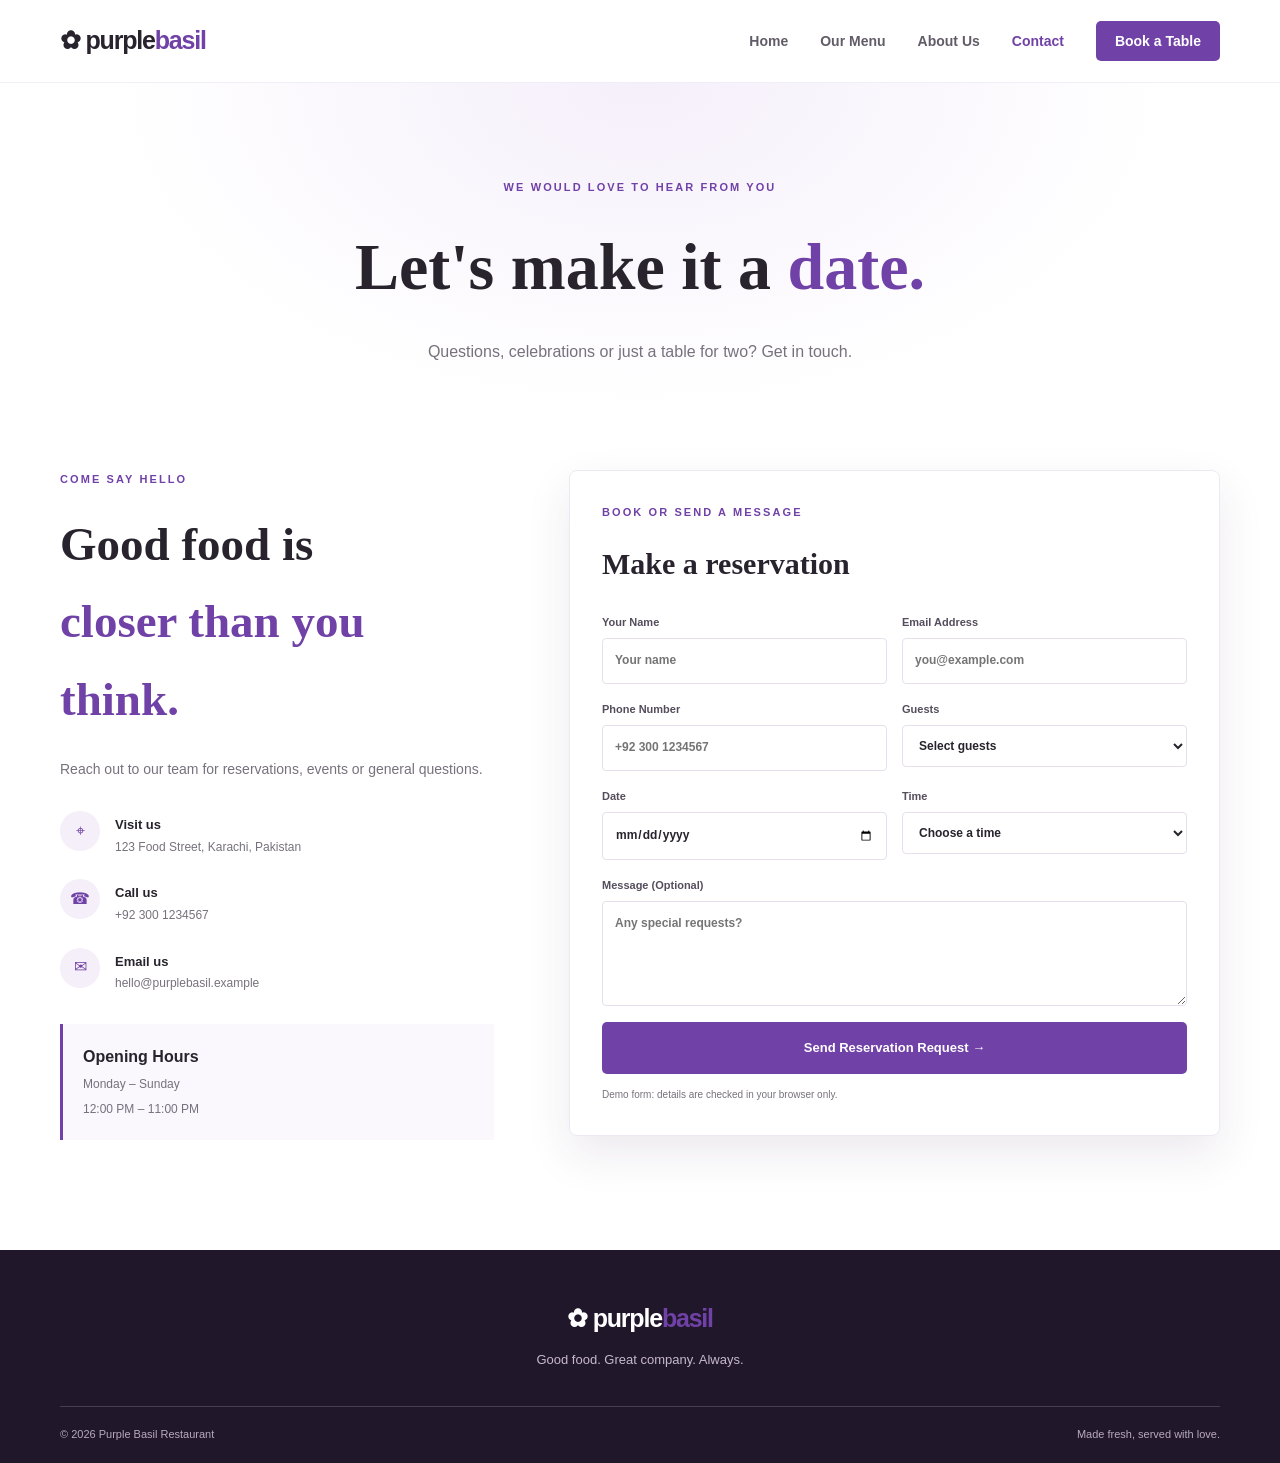
<file: contact.html>
<!DOCTYPE html>
<html lang="en">
<head>
    <meta charset="UTF-8">
    <meta name="viewport" content="width=device-width, initial-scale=1.0">
    <title>Contact | Purple Basil</title>
    <link rel="stylesheet" href="style.css">
    <script src="script.js" defer></script>
</head>
<body>

<header class="site-header">
    <nav class="navbar container">
        <a class="logo" href="index.html">✿ purple<span>basil</span></a>
        <button class="menu-toggle">☰</button>

        <ul class="nav-links">
            <li><a href="index.html">Home</a></li>
            <li><a href="menu.html">Our Menu</a></li>
            <li><a href="about.html">About Us</a></li>
            <li><a class="active" href="contact.html">Contact</a></li>
            <li><a class="nav-cta" href="#reservation">Book a Table</a></li>
        </ul>
    </nav>
</header>

<main>

<section class="page-hero container">
    <p class="eyebrow">WE WOULD LOVE TO HEAR FROM YOU</p>
    <h1>Let's make it a <em>date.</em></h1>
    <p>Questions, celebrations or just a table for two? Get in touch.</p>
</section>

<section class="section container contact-layout">

    <div class="contact-info">
        <p class="eyebrow">COME SAY HELLO</p>
        <h2>Good food is<br><em>closer than you think.</em></h2>

        <p>Reach out to our team for reservations, events or general questions.</p>

        <div class="contact-detail">
            <span>⌖</span>
            <div>
                <strong>Visit us</strong>
                <p>123 Food Street, Karachi, Pakistan</p>
            </div>
        </div>

        <div class="contact-detail">
            <span>☎</span>
            <div>
                <strong>Call us</strong>
                <p>+92 300 1234567</p>
            </div>
        </div>

        <div class="contact-detail">
            <span>✉</span>
            <div>
                <strong>Email us</strong>
                <p>hello@purplebasil.example</p>
            </div>
        </div>

        <div class="hours-box">
            <strong>Opening Hours</strong>
            <p>Monday – Sunday</p>
            <p>12:00 PM – 11:00 PM</p>
        </div>
    </div>

    <form class="contact-form" id="reservation" novalidate>
        <p class="eyebrow">BOOK OR SEND A MESSAGE</p>
        <h2>Make a reservation</h2>

        <div class="form-row">
            <label>
                Your Name
                <input type="text" name="name" placeholder="Your name" required minlength="2">
            </label>

            <label>
                Email Address
                <input type="email" name="email" placeholder="you@example.com" required>
            </label>
        </div>

        <div class="form-row">
            <label>
                Phone Number
                <input type="tel" name="phone" placeholder="+92 300 1234567" required>
            </label>

            <label>
                Guests
                <select name="guests" required>
                    <option value="">Select guests</option>
                    <option>1 person</option>
                    <option>2 people</option>
                    <option>3 people</option>
                    <option>4 people</option>
                    <option>5 people</option>
                    <option>6 people</option>
                    <option>7+ people</option>
                </select>
            </label>
        </div>

        <div class="form-row">
            <label>
                Date
                <input type="date" name="date" id="booking-date" required>
            </label>

            <label>
                Time
                <select name="time" required>
                    <option value="">Choose a time</option>
                    <option>12:00 PM</option>
                    <option>1:00 PM</option>
                    <option>2:00 PM</option>
                    <option>3:00 PM</option>
                    <option>6:00 PM</option>
                    <option>7:00 PM</option>
                    <option>8:00 PM</option>
                    <option>9:00 PM</option>
                    <option>10:00 PM</option>
                </select>
            </label>
        </div>

        <label>
            Message (Optional)
            <textarea name="message" rows="4" placeholder="Any special requests?"></textarea>
        </label>

        <button class="button button-primary form-submit" type="submit">
            Send Reservation Request →
        </button>

        <p class="form-message" id="form-message"></p>

        <p class="small-note">
            Demo form: details are checked in your browser only.
        </p>
    </form>

</section>
</main>

<footer class="footer">
    <div class="container footer-inner">
        <a class="logo footer-logo" href="index.html">✿ purple<span>basil</span></a>
        <p>Good food. Great company. Always.</p>
        <div class="footer-bottom">
            <span>© <span class="year"></span> Purple Basil Restaurant</span>
            <span>Made fresh, served with love.</span>
        </div>
    </div>
</footer>

</body>
</html>
</file>
<file: style.css>
:root {
    --purple: #7041a6;
    --purple-dark: #4d287c;
    --purple-light: #f4eff9;
    --purple-pale: #faf7fd;
    --ink: #28232d;
    --muted: #77717d;
    --white: #ffffff;
    --border: #eee8f2;
    --shadow: 0 18px 45px rgba(67, 38, 91, .10);
}

* {
    box-sizing: border-box;
    margin: 0;
    padding: 0;
}

html {
    scroll-behavior: smooth;
}

body {
    font-family: 'DM Sans', sans-serif;
    color: var(--ink);
    background: white;
    line-height: 1.65;
}

img {
    display: block;
    max-width: 100%;
}

a {
    color: inherit;
    text-decoration: none;
}

button, input, textarea, select {
    font: inherit;
}

button {
    cursor: pointer;
}

.container {
    width: min(1160px, calc(100% - 48px));
    margin: 0 auto;
}

/* NAVIGATION */

.site-header {
    position: sticky;
    top: 0;
    z-index: 100;
    background: rgba(255,255,255,.96);
    border-bottom: 1px solid rgba(112,65,166,.09);
    backdrop-filter: blur(12px);
}

.navbar {
    min-height: 82px;
    display: flex;
    align-items: center;
    justify-content: space-between;
    gap: 25px;
}

.logo {
    display: inline-flex;
    align-items: center;
    gap: 7px;
    font-size: 25px;
    font-weight: 700;
    letter-spacing: -1.2px;
    color: var(--ink);
}

.logo > span:last-child {
    color: var(--purple);
    margin-left: -7px;
}

.nav-links {
    display: flex;
    align-items: center;
    gap: 32px;
    list-style: none;
}

.nav-links a {
    font-size: 14px;
    font-weight: 600;
    color: #625c68;
    transition: color .2s;
}

.nav-links a:hover,
.nav-links a.active {
    color: var(--purple);
}

.nav-links .nav-cta {
    background: var(--purple);
    color: white;
    padding: 12px 19px;
    border-radius: 5px;
}

.nav-links .nav-cta:hover {
    background: var(--purple-dark);
    color: white;
}

.menu-toggle {
    display: none;
    border: 0;
    background: var(--purple-light);
    color: var(--purple);
    border-radius: 6px;
    padding: 8px 12px;
    font-size: 22px;
}

/* HERO SECTION */

.hero {
    min-height: 620px;
    display: grid;
    grid-template-columns: 1fr 1fr;
    align-items: center;
    gap: 65px;
    padding-top: 65px;
    padding-bottom: 80px;
}

.eyebrow {
    color: var(--purple);
    font-size: 11px;
    font-weight: 700;
    letter-spacing: 2.1px;
    margin-bottom: 17px;
}

.hero h1 {
    font-family: 'Playfair Display', serif;
    font-size: clamp(48px, 6vw, 76px);
    letter-spacing: -2.5px;
}

h1 em, h2 em {
    color: var(--purple);
    font-style: normal;
}

.hero-text {
    max-width: 450px;
    margin: 25px 0 30px;
    color: var(--muted);
    font-size: 16px;
}

.hero-actions {
    display: flex;
    align-items: center;
    flex-wrap: wrap;
    gap: 25px;
}

.button {
    display: inline-flex;
    justify-content: center;
    align-items: center;
    gap: 17px;
    border: 0;
    padding: 15px 22px;
    border-radius: 5px;
    font-size: 13px;
    font-weight: 700;
    transition: transform .2s;
}

.button:hover {
    transform: translateY(-2px);
}

.button-primary {
    color: white;
    background: var(--purple);
}

.button-primary:hover {
    background: var(--purple-dark);
}

.button-light {
    background: white;
    color: var(--purple-dark);
}

.button-light:hover {
    background: var(--purple-light);
}

.text-link {
    color: var(--purple);
    font-size: 13px;
    font-weight: 700;
    border-bottom: 1px solid #cbb8df;
    padding-bottom: 4px;
}

.hero-note {
    display: flex;
    align-items: center;
    gap: 13px;
    margin-top: 55px;
}

.hero-note strong,
.hero-note small {
    display: block;
}

.hero-note strong {
    font-size: 12px;
}

.hero-note small {
    color: var(--muted);
    font-size: 11px;
}

.hero-visual {
    position: relative;
    padding: 15px 15px 35px 0;
}

.hero-image-wrap {
    height: 455px;
    overflow: hidden;
    border-radius: 48% 48% 8px 8px;
}

.hero-image-wrap img {
    width: 100%;
    height: 100%;
    object-fit: cover;
}

.floating-card {
    position: absolute;
    bottom: 5px;
    left: -45px;
    padding: 18px 24px;
    background: white;
    box-shadow: var(--shadow);
    border-radius: 7px;
}

.floating-card span {
    display: block;
    color: #e6a83d;
    font-size: 12px;
}

.floating-card strong,
.floating-card small {
    display: block;
}

/* INTRO STRIP */

.intro-strip {
    background: var(--purple-light);
    color: var(--purple-dark);
}

.strip-inner {
    min-height: 75px;
    display: flex;
    align-items: center;
    justify-content: space-between;
    gap: 15px;
    font-size: 10px;
    letter-spacing: 1.6px;
    font-weight: 700;
}

/* GENERAL SECTIONS */

.section {
    padding-top: 105px;
    padding-bottom: 110px;
}

.section-heading {
    display: flex;
    justify-content: space-between;
    align-items: end;
    gap: 20px;
    margin-bottom: 38px;
}

.section-heading h2,
.story-copy h2,
.contact-info h2 {
    font-family: 'Playfair Display', serif;
    font-size: clamp(34px, 4vw, 47px);
}

/* FOOD CARDS */

.food-grid {
    display: grid;
    grid-template-columns: repeat(3, 1fr);
    gap: 25px;
}

.food-card {
    border: 1px solid var(--border);
    border-radius: 8px;
    overflow: hidden;
    background: white;
    transition: .25s;
}

.food-card:hover,
.menu-card:hover {
    transform: translateY(-5px);
    box-shadow: var(--shadow);
}

.food-card > img {
    width: 100%;
    height: 225px;
    object-fit: cover;
}

.food-card-content {
    padding: 21px;
    display: flex;
    align-items: start;
    justify-content: space-between;
    gap: 12px;
}

.food-card h3,
.menu-card h3 {
    font-family: 'Playfair Display', serif;
    font-size: 18px;
}

.food-card p,
.menu-card p {
    color: var(--muted);
    font-size: 12px;
    margin-top: 7px;
}

.food-card-content > strong {
    color: var(--purple);
    white-space: nowrap;
    font-size: 13px;
}

/* BANNER */

.home-banner {
    background: var(--purple-dark);
    color: white;
}

.banner-content {
    min-height: 290px;
    display: flex;
    justify-content: space-between;
    align-items: center;
    gap: 30px;
}

.banner-content h2 {
    font-family: 'Playfair Display', serif;
    font-size: clamp(37px, 5vw, 55px);
}

.banner-content h2 em {
    color: #d9c1f0;
}

.eyebrow.light {
    color: #d7c3eb;
}

/* FOOTER */

.footer {
    background: #21172b;
    color: white;
    padding: 48px 0 20px;
}

.footer-inner {
    text-align: center;
}

.footer-logo {
    color: white;
    justify-content: center;
}

.footer-inner > p {
    color: #c6b9cf;
    font-size: 13px;
    margin: 10px 0 35px;
}

.footer-bottom {
    border-top: 1px solid #493b54;
    padding-top: 18px;
    display: flex;
    justify-content: space-between;
    color: #b7aabd;
    font-size: 11px;
}

/* PAGE HEADINGS */

.page-hero {
    text-align: center;
    padding-top: 95px;
    padding-bottom: 75px;
    background: radial-gradient(ellipse at 50% 0%, #f5effa 0%, white 65%);
}

.page-hero h1 {
    font-family: 'Playfair Display', serif;
    font-size: clamp(43px, 6vw, 66px);
}

.page-hero > p:last-child {
    color: var(--muted);
    margin: 17px auto 0;
    max-width: 540px;
}

/* MENU PAGE */

.menu-section {
    padding-top: 25px;
}

.menu-toolbar {
    display: flex;
    justify-content: space-between;
    align-items: center;
    gap: 20px;
    margin-bottom: 32px;
}

.filter-buttons {
    display: flex;
    flex-wrap: wrap;
    gap: 9px;
}

.filter-btn {
    background: white;
    border: 1px solid var(--border);
    color: #665d6d;
    padding: 9px 17px;
    border-radius: 30px;
    font-size: 12px;
    font-weight: 600;
}

.filter-btn.active,
.filter-btn:hover {
    color: white;
    background: var(--purple);
    border-color: var(--purple);
}

.search-box {
    border: 1px solid var(--border);
    border-radius: 30px;
    padding: 8px 15px;
    display: flex;
    align-items: center;
    gap: 8px;
    color: var(--purple);
}

.search-box input {
    border: 0;
    outline: 0;
    width: 155px;
}

.menu-grid {
    display: grid;
    grid-template-columns: repeat(3, 1fr);
    gap: 25px;
}

.menu-card {
    border: 1px solid var(--border);
    border-radius: 8px;
    overflow: hidden;
    transition: .25s;
}

.menu-card[hidden] {
    display: none;
}

.menu-card > img {
    width: 100%;
    height: 205px;
    object-fit: cover;
}

.menu-card-body {
    padding: 18px;
}

.menu-title {
    display: flex;
    justify-content: space-between;
    gap: 10px;
}

.menu-title strong {
    color: var(--purple);
    white-space: nowrap;
    font-size: 12px;
}

.add-button {
    margin-top: 17px;
    border: 0;
    border-top: 1px solid var(--border);
    padding-top: 13px;
    width: 100%;
    text-align: left;
    color: var(--purple);
    background: white;
    font-size: 12px;
    font-weight: 700;
}

.empty-message {
    text-align: center;
    color: var(--muted);
    padding: 35px;
}

/* ORDER PANEL */

.order-panel {
    margin-top: 55px;
    background: var(--purple-pale);
    border: 1px solid var(--border);
    padding: 28px;
    border-radius: 8px;
    display: grid;
    grid-template-columns: 1fr 180px;
    gap: 15px 30px;
}

.order-panel .eyebrow {
    margin-bottom: 5px;
}

.order-panel h2 {
    font-family: 'Playfair Display', serif;
    font-size: 27px;
}

.order-count {
    color: var(--muted);
    font-size: 12px;
}

#order-list {
    list-style: none;
    margin-top: 12px;
}

#order-list li {
    display: flex;
    justify-content: space-between;
    gap: 15px;
    padding: 7px 0;
    border-bottom: 1px solid var(--border);
    font-size: 13px;
}

#order-list .empty-order {
    color: var(--muted);
    border: 0;
}

.remove-item {
    color: #9a6ab7;
    border: 0;
    background: transparent;
    margin-left: 8px;
}

.order-total {
    display: flex;
    justify-content: space-between;
    align-items: center;
    align-self: center;
    color: var(--purple-dark);
}

.order-panel > .button {
    grid-column: 2;
}

.small-note {
    color: var(--muted);
    font-size: 10px;
    grid-column: 1 / -1;
}

/* ABOUT PAGE */

.story-layout {
    display: grid;
    grid-template-columns: 1fr 1fr;
    gap: 75px;
    align-items: center;
    padding-top: 35px;
}

.story-image {
    height: 490px;
    overflow: hidden;
    border-radius: 8px;
}

.story-image img {
    width: 100%;
    height: 100%;
    object-fit: cover;
}

.story-copy > p:not(.eyebrow) {
    color: var(--muted);
    font-size: 14px;
    margin: 20px 0;
}

.story-copy .button {
    margin-top: 10px;
}

.values-section {
    background: var(--purple-pale);
    padding: 85px 0 95px;
}

.centered {
    justify-content: center;
    text-align: center;
}

.values-grid {
    display: grid;
    grid-template-columns: repeat(3, 1fr);
    gap: 25px;
    margin-top: 40px;
}

.value-card {
    background: white;
    border: 1px solid var(--border);
    padding: 30px;
    border-radius: 7px;
}

.value-card > span {
    color: var(--purple);
    font-size: 30px;
}

.value-card h3 {
    font-family: 'Playfair Display', serif;
    margin: 14px 0 9px;
}

.value-card p {
    color: var(--muted);
    font-size: 13px;
}

.quote-section {
    text-align: center;
    padding-top: 90px;
    padding-bottom: 100px;
    max-width: 850px;
}

.quote-mark {
    color: #cbb5df;
    font-size: 90px;
    height: 65px;
}

.quote-section blockquote {
    font-family: 'Playfair Display', serif;
    font-size: clamp(25px, 4vw, 38px);
    line-height: 1.35;
}

.quote-section .eyebrow {
    margin-top: 25px;
}

/* CONTACT PAGE */

.contact-layout {
    display: grid;
    grid-template-columns: .8fr 1.2fr;
    gap: 75px;
    padding-top: 30px;
    align-items: start;
}

.contact-info > p:not(.eyebrow) {
    color: var(--muted);
    font-size: 14px;
    margin: 20px 0 30px;
}

.contact-detail {
    display: flex;
    align-items: start;
    gap: 15px;
    margin: 22px 0;
}

.contact-detail > span {
    width: 40px;
    height: 40px;
    flex: 0 0 40px;
    display: grid;
    place-items: center;
    background: var(--purple-light);
    color: var(--purple);
    border-radius: 50%;
}

.contact-detail strong {
    font-size: 13px;
}

.contact-detail p {
    color: var(--muted);
    font-size: 12px;
}

.hours-box {
    background: var(--purple-pale);
    padding: 20px;
    margin-top: 30px;
    border-left: 3px solid var(--purple);
}

.hours-box p {
    color: var(--muted);
    font-size: 12px;
    margin-top: 5px;
}

.contact-form {
    border: 1px solid var(--border);
    box-shadow: var(--shadow);
    padding: 32px;
    border-radius: 8px;
}

.contact-form h2 {
    font-family: 'Playfair Display', serif;
    font-size: 30px;
    margin-bottom: 25px;
}

.contact-form label {
    display: block;
    color: #554d5c;
    font-size: 11px;
    font-weight: 700;
    margin-bottom: 16px;
    flex: 1;
}

.form-row {
    display: flex;
    gap: 15px;
}

.contact-form input,
.contact-form select,
.contact-form textarea {
    display: block;
    width: 100%;
    margin-top: 7px;
    border: 1px solid #e7dfec;
    border-radius: 4px;
    padding: 12px;
    outline: 0;
    background: white;
    color: var(--ink);
    font-size: 12px;
}

.contact-form input:focus,
.contact-form select:focus,
.contact-form textarea:focus {
    border-color: var(--purple);
}

.contact-form textarea {
    resize: vertical;
}

.form-submit {
    width: 100%;
}

.form-message {
    margin-top: 13px;
    font-size: 12px;
    font-weight: 600;
}

.form-message.success {
    color: #26734d;
}

.form-message.error {
    color: #b33b48;
}

/* RESPONSIVE DESIGN */

@media (max-width: 850px) {
    .nav-links {
        gap: 17px;
    }

    .hero {
        gap: 35px;
    }

    .hero-image-wrap {
        height: 380px;
    }

    .food-grid,
    .menu-grid {
        grid-template-columns: repeat(2, 1fr);
    }

    .story-layout,
    .contact-layout {
        gap: 35px;
    }
}

@media (max-width: 650px) {
    .container {
        width: min(100% - 32px, 540px);
    }

    .navbar {
        min-height: 70px;
    }

    .menu-toggle {
        display: block;
    }

    .nav-links {
        display: none;
        position: absolute;
        top: 70px;
        left: 0;
        right: 0;
        padding: 20px 24px 25px;
        background: white;
        flex-direction: column;
        align-items: stretch;
        gap: 18px;
        box-shadow: var(--shadow);
    }

    .nav-links.open {
        display: flex;
    }

    .nav-links .nav-cta {
        display: inline-block;
        text-align: center;
    }

    .hero {
        grid-template-columns: 1fr;
        padding-top: 55px;
        gap: 35px;
    }

    .hero h1 {
        font-size: 53px;
    }

    .hero-visual {
        margin: 0 10px 20px 25px;
    }

    .hero-image-wrap {
        height: 340px;
    }

    .floating-card {
        left: -25px;
    }

    .strip-inner {
        flex-wrap: wrap;
        justify-content: center;
        padding: 18px 0;
    }

    .section {
        padding-top: 75px;
        padding-bottom: 80px;
    }

    .section-heading {
        align-items: start;
        flex-direction: column;
    }

    .food-grid,
    .menu-grid,
    .values-grid {
        grid-template-columns: 1fr;
    }

    .food-card > img,
    .menu-card > img {
        height: 230px;
    }

    .banner-content {
        padding-top: 55px;
        padding-bottom: 55px;
        align-items: start;
        flex-direction: column;
    }

    .page-hero {
        padding-top: 70px;
        padding-bottom: 55px;
    }

    .menu-toolbar {
        align-items: stretch;
        flex-direction: column;
    }

    .search-box input {
        width: 100%;
    }

    .order-panel {
        grid-template-columns: 1fr;
    }

    .order-panel > .button {
        grid-column: 1;
    }

    .story-layout,
    .contact-layout {
        grid-template-columns: 1fr;
    }

    .story-image {
        height: 330px;
    }

    .contact-form {
        padding: 23px;
    }

    .form-row {
        flex-direction: column;
        gap: 0;
    }

    .footer-bottom {
        flex-direction: column;
        gap: 6px;
    }
}
</file>
